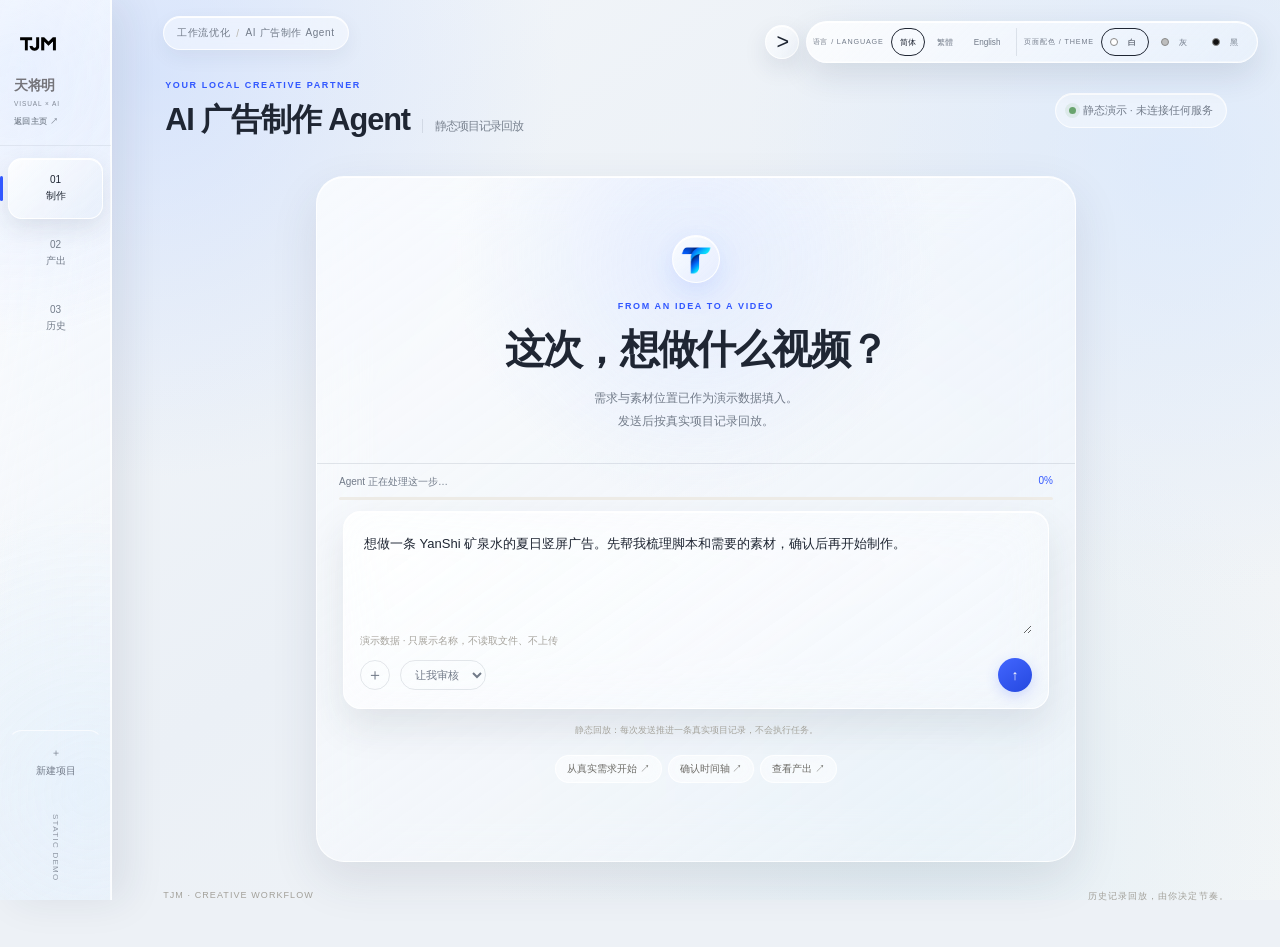
<file: index.html>
<!doctype html>
<html lang="zh-CN" data-tjm-ui="agent">
<head>
  <meta charset="utf-8">
  <meta name="viewport" content="width=device-width,initial-scale=1">
  <meta name="theme-color" content="#f5f4f0">
  <meta name="description" content="T剪辑Agent 静态演示：YanShi 项目记录回放，无后端、不连接任何服务">
  <title>AI 广告制作 Agent · 静态演示</title>
  <link rel="icon" href="assets/tjm-logo.png">
  <link rel="stylesheet" href="styles.css?v=ai-logo-20260914">
  <script src="app.js" defer></script>

  <!-- TJM UI POLISH START -->
  <link rel="stylesheet" href="ui/polish-core.css?v=20260929-independent-2">
  <link rel="stylesheet" href="ui/site-polish.css?v=20260929-independent-2">
  <script defer src="ui/polish-core.js?v=20260929-independent-2"></script>
  <!-- TJM UI POLISH END -->
</head>
<body data-theme="white" data-language="zh-hans">
  <a class="skip" href="#composer">跳转到对话</a>
  <aside class="rail">
    <a class="logo" href="https://tianming332.github.io/JiangmingTian_Portfolio_Final/index.html#all-works" aria-label="返回天将明作品集主页">
      <img src="assets/tjm-logo.png" alt="">
      <span class="logo-copy"><strong>天将明</strong><small>VISUAL × AI</small></span>
      <em>返回主页 ↗</em>
    </a>
    <nav aria-label="工作台导航">
      <button class="rail-item active" data-tab="work" type="button"><b>01</b><span>制作</span></button>
      <button class="rail-item" data-tab="files" type="button"><b>02</b><span>产出</span></button>
      <button id="history-button" class="rail-item" type="button" title="历史制作"><b>03</b><span>历史</span></button>
      <button id="new-chat" class="rail-item new-project" type="button" title="新建项目"><b>＋</b><span>新建项目</span></button>
    </nav>
    <span class="rail-bottom">STATIC DEMO</span>
  </aside>
  <main class="shell">
    <header class="topbar"><a class="mobile-home-logo" href="https://tianming332.github.io/JiangmingTian_Portfolio_Final/index.html#all-works" aria-label="返回天将明作品集主页"><img src="assets/tjm-logo.png" alt=""></a><span>工作流优化 <i>/</i> AI 广告制作 Agent</span></header>
    <div class="workspace-head">
      <div><p class="eyebrow">YOUR LOCAL CREATIVE PARTNER</p><h1>AI 广告制作 Agent<span>静态项目记录回放</span></h1></div>
      <div class="connection"><i></i><span>静态演示 · 未连接任何服务</span></div>
    </div>
    <div id="layout" class="layout welcome">
      <section id="board" class="board" aria-label="制作进度">
        <div class="board-top">
          <div class="project-heading"><span class="eyebrow">VIDEO PROJECT</span><h2 id="project-name">YanShi P04 瓶身贴标</h2></div>
          <span id="status" class="status">尚未开始</span>
        </div>
        <div class="metrics">
          <div><span>流程用时</span><strong id="elapsed">00:00</strong></div>
          <div><span>输出文件</span><strong id="file-count">0</strong></div>
          <div><span>需求消息</span><strong id="turn-count">0</strong></div>
        </div>
        <div id="work-panel">
          <section class="section"><div class="section-label"><h3 id="stage-title">等待需求</h3><span id="stage-step">— / 10</span></div><p id="stage-note" class="stage-note">发送需求后，从脚本开始展示完整制作链路。</p></section>
          <section class="section"><div class="section-label"><h3>输入素材</h3><span>演示数据 · 只展示名称</span></div><p id="input-summary" class="input-summary"></p></section>
          <section class="section"><div class="section-label"><h3>制作计划</h3><span>按历史记录展开</span></div><div id="tasks"><p class="empty">先发送需求，再展开这次制作的计划。</p></div></section>
          <section id="requests" class="requests" aria-label="等待你确认"></section>
          <section id="process-videos" class="section" hidden><div class="section-label"><h3>过程视频 <span id="video-count"></span></h3><span>点击切换镜头</span></div><div id="video-options" class="media-options"></div><video id="preview-video" controls playsinline preload="metadata" aria-label="制作视频预览"></video><p id="video-title" class="media-title"></p></section>
          <section id="compare-section" class="section" hidden><div class="section-label"><h3>版本对比</h3><span>两版并排 · 演示用</span></div><div id="compare-tabs" class="compare-tabs"></div><div class="compare-grid"><figure><video id="compare-a" controls playsinline preload="metadata"></video><figcaption id="compare-a-label"></figcaption></figure><figure><video id="compare-b" controls playsinline preload="metadata"></video><figcaption id="compare-b-label"></figcaption></figure></div></section>
          <section id="process-images" class="section" hidden><div class="section-label"><h3>过程图片 <span id="image-count"></span></h3><span>点击放大查看</span></div><div id="image-gallery" class="image-gallery"></div></section>
          <section class="section"><div class="section-label"><h3>最近进展</h3><span>历史执行记录</span></div><div id="activity"><p class="empty">暂无进展记录。</p></div></section>
        </div>
        <section id="files-panel" hidden>
          <div class="artifact-workspace">
            <nav id="artifact-filters" class="artifact-step-nav" aria-label="产出类型">
              <button class="artifact-step active" data-artifact-filter="all" type="button"><b>01</b><span>全部产出</span></button>
              <button class="artifact-step" data-artifact-filter="image" type="button"><b>02</b><span>图片</span></button>
              <button class="artifact-step" data-artifact-filter="video" type="button"><b>03</b><span>视频 / 音频</span></button>
              <button class="artifact-step" data-artifact-filter="script" type="button"><b>04</b><span>文案 / 脚本</span></button>
            </nav>
            <div class="artifact-stage-panel">
              <header class="artifact-stage-header"><p class="eyebrow">02 / OUTPUT LIBRARY</p><h2>本次产出</h2><p>按类型查看本次制作产生的文件。图片、视频和音频可以直接预览。</p></header>
              <div class="artifact-stage-body"><div class="artifact-count" id="artifact-count"></div><div id="files" class="artifact-grid"></div></div>
            </div>
          </div>
        </section>
        <footer class="board-footer"><details><summary>说明与计时</summary><p>本页是已完成项目的静态记录回放。不连接 Codex、不调用接口、不生成媒体、不读取本机文件。流程用时含等待审核；文件数不是成片数。</p></details></footer>
      </section>
      <section class="conversation" aria-label="制作对话">
        <div class="welcome-title"><div class="agent-mark"><img src="assets/tjm-ai-logo.png" alt="TJM AI"></div><p class="eyebrow">FROM AN IDEA TO A VIDEO</p><h2>这次，想做什么视频？</h2><p>需求与素材位置已作为演示数据填入。<br>发送后按真实项目记录回放。</p></div>
        <header class="chat-head"><span><i class="mini-mark">✳</i> T剪辑Agent</span><span>静态记录</span></header>
        <div id="messages" class="messages" role="log" aria-live="polite"></div>
        <div id="busy" class="busy" hidden><div class="busy-top"><span>Agent 正在处理这一步…</span><span id="busy-pct">0%</span></div><i class="busy-bar"><b id="busy-fill"></b></i></div>
        <form id="composer" class="composer">
          <label class="visually-hidden" for="prompt">制作需求</label>
          <textarea id="prompt" rows="4" maxlength="4000" placeholder="例如：想做一条夏日饮料广告。先帮我梳理剧情和需要的素材，确认后再开始。"></textarea>
          <div class="drop-hint">演示数据 · 只展示名称，不读取文件、不上传</div>
          <div class="composer-tools">
            <details id="attach-menu" class="attach-menu"><summary aria-label="添加演示素材">＋</summary><div><button type="button" id="add-demo-folder">使用演示项目文件夹</button><button type="button" id="show-inputs">查看已应用输入</button></div></details>
            <label class="review-mode"><span class="visually-hidden">创意审核方式</span><select id="review-mode"><option value="manual">让我审核</option><option value="auto">帮我审核</option></select></label>
            <button id="send" class="send" type="submit" aria-label="发送需求">↑</button>
          </div>
        </form>
        <div class="chat-foot"><span>静态回放：每次发送推进一条真实项目记录，不会执行任务。</span></div>
        <div class="starters">
          <button type="button" data-starter="了解工作流程。为这个视频的产品（yanshi 矿泉水）出现的画面贴上 YanShi logo 字样，logo 参考品牌资产图。">从真实需求开始 ↗</button>
          <button type="button" data-starter="请先确认贴标时间轴，再制作静帧样稿。">确认时间轴 ↗</button>
          <button type="button" data-starter="请说明这次静态回放包含哪些产出。">查看产出 ↗</button>
        </div>
      </section>
    </div>
    <footer class="page-footer"><span>TJM · CREATIVE WORKFLOW</span><span>历史记录回放，由你决定节奏。</span></footer>
  </main>
  <dialog id="image-dialog" aria-labelledby="image-title"><header class="dialog-head"><h2 id="image-title">图片预览</h2><button id="close-image" type="button" aria-label="关闭图片预览">×</button></header><img id="preview-image" alt=""><p id="image-location" class="dialog-location"></p></dialog>
  <dialog id="artifact-dialog" class="artifact-dialog" aria-labelledby="artifact-dialog-title"><header class="dialog-head"><div><p id="artifact-dialog-kind" class="eyebrow"></p><h2 id="artifact-dialog-title">产出预览</h2></div><button id="close-artifact" type="button" aria-label="关闭产出预览">×</button></header><div id="artifact-preview" class="artifact-preview"></div><p id="artifact-location" class="dialog-location"></p></dialog>
  <dialog id="history-dialog" aria-labelledby="history-title"><header class="dialog-head"><div><p class="eyebrow">YOUR RECENT WORK</p><h2 id="history-title">历史制作</h2></div><button id="close-history" type="button" aria-label="关闭历史制作">×</button></header><p class="hint">静态记录列表，打开不会执行或重新生成任何任务。</p><div id="history-list"></div></dialog>
</body>
</html>
</file>
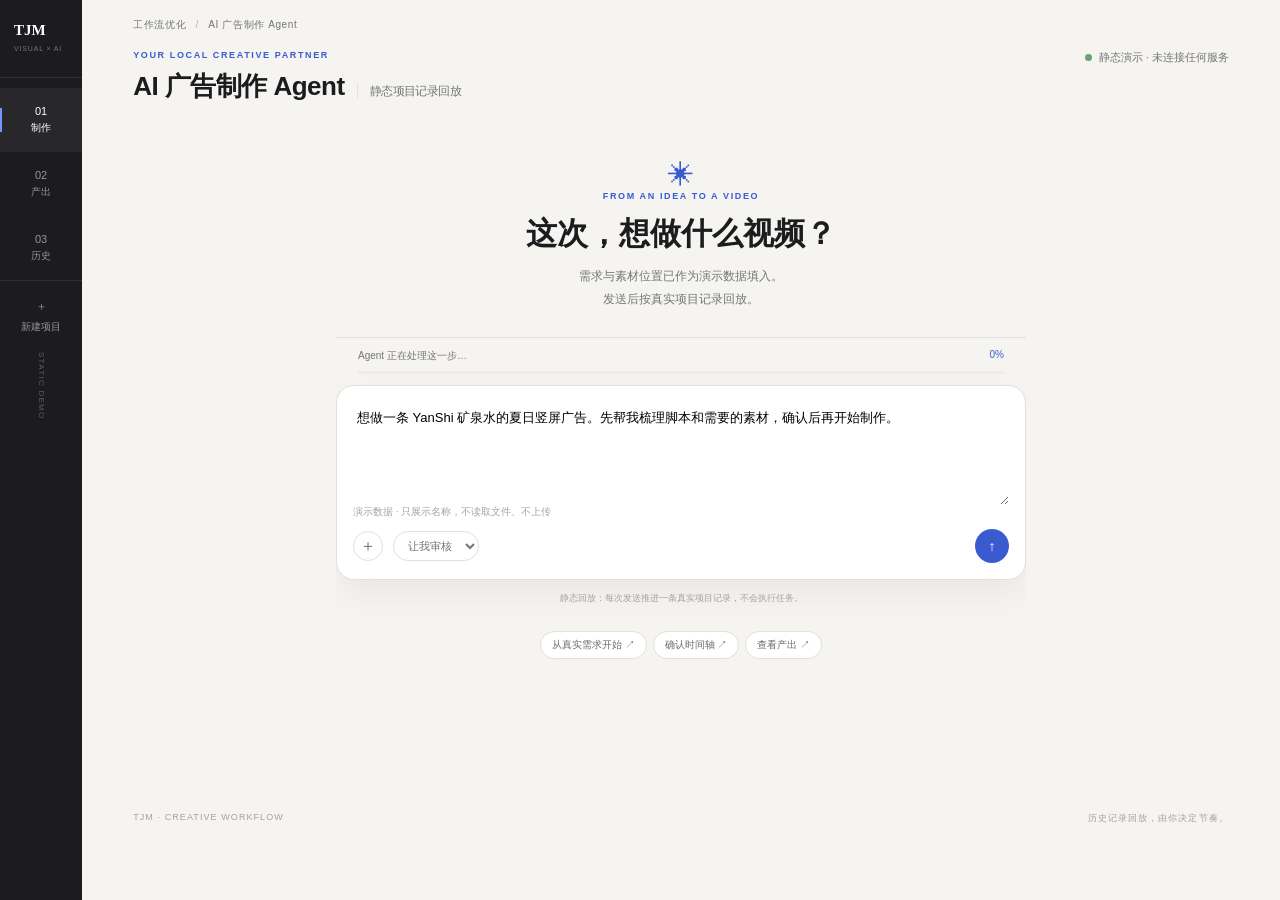
<file: Tian-AI-Video Production Agent/index.html>
<!doctype html>
<html lang="zh-CN">
<head>
  <meta charset="utf-8">
  <meta name="viewport" content="width=device-width,initial-scale=1">
  <meta name="theme-color" content="#f5f4f0">
  <meta name="description" content="T剪辑Agent 静态演示：YanShi 项目记录回放，无后端、不连接任何服务">
  <title>AI 广告制作 Agent · 静态演示</title>
  <link rel="stylesheet" href="styles.css">
  <script src="app.js" defer></script>
</head>
<body>
  <a class="skip" href="#composer">跳转到对话</a>
  <aside class="rail">
    <span class="logo">TJM<span>VISUAL × AI</span></span>
    <nav aria-label="工作台导航">
      <button class="rail-item active" data-tab="work" type="button"><b>01</b><span>制作</span></button>
      <button class="rail-item" data-tab="files" type="button"><b>02</b><span>产出</span></button>
      <button id="history-button" class="rail-item" type="button" title="历史制作"><b>03</b><span>历史</span></button>
      <button id="new-chat" class="rail-item new-project" type="button" title="新建项目"><b>＋</b><span>新建项目</span></button>
    </nav>
    <span class="rail-bottom">STATIC DEMO</span>
  </aside>
  <main class="shell">
    <header class="topbar"><span>工作流优化 <i>/</i> AI 广告制作 Agent</span></header>
    <div class="workspace-head">
      <div><p class="eyebrow">YOUR LOCAL CREATIVE PARTNER</p><h1>AI 广告制作 Agent<span>静态项目记录回放</span></h1></div>
      <div class="connection"><i></i><span>静态演示 · 未连接任何服务</span></div>
    </div>
    <div id="layout" class="layout welcome">
      <section id="board" class="board" aria-label="制作进度">
        <div class="board-top">
          <div class="project-heading"><span class="eyebrow">VIDEO PROJECT</span><h2 id="project-name">YanShi P04 瓶身贴标</h2></div>
          <span id="status" class="status">尚未开始</span>
        </div>
        <div class="metrics">
          <div><span>流程用时</span><strong id="elapsed">00:00</strong></div>
          <div><span>输出文件</span><strong id="file-count">0</strong></div>
          <div><span>需求消息</span><strong id="turn-count">0</strong></div>
        </div>
        <div id="work-panel">
          <section class="section"><div class="section-label"><h3 id="stage-title">等待需求</h3><span id="stage-step">— / 10</span></div><p id="stage-note" class="stage-note">发送需求后，从脚本开始展示完整制作链路。</p></section>
          <section class="section"><div class="section-label"><h3>输入素材</h3><span>演示数据 · 只展示名称</span></div><p id="input-summary" class="input-summary"></p></section>
          <section class="section"><div class="section-label"><h3>制作计划</h3><span>按历史记录展开</span></div><div id="tasks"><p class="empty">先发送需求，再展开这次制作的计划。</p></div></section>
          <section id="requests" class="requests" aria-label="等待你确认"></section>
          <section id="process-videos" class="section" hidden><div class="section-label"><h3>过程视频 <span id="video-count"></span></h3><span>点击切换镜头</span></div><div id="video-options" class="media-options"></div><video id="preview-video" controls playsinline preload="metadata" aria-label="制作视频预览"></video><p id="video-title" class="media-title"></p></section>
          <section id="compare-section" class="section" hidden><div class="section-label"><h3>版本对比</h3><span>两版并排 · 演示用</span></div><div id="compare-tabs" class="compare-tabs"></div><div class="compare-grid"><figure><video id="compare-a" controls playsinline preload="metadata"></video><figcaption id="compare-a-label"></figcaption></figure><figure><video id="compare-b" controls playsinline preload="metadata"></video><figcaption id="compare-b-label"></figcaption></figure></div></section>
          <section id="process-images" class="section" hidden><div class="section-label"><h3>过程图片 <span id="image-count"></span></h3><span>点击放大查看</span></div><div id="image-gallery" class="image-gallery"></div></section>
          <section class="section"><div class="section-label"><h3>最近进展</h3><span>历史执行记录</span></div><div id="activity"><p class="empty">暂无进展记录。</p></div></section>
        </div>
        <section id="files-panel" hidden>
          <div class="artifact-workspace">
            <nav id="artifact-filters" class="artifact-step-nav" aria-label="产出类型">
              <button class="artifact-step active" data-artifact-filter="all" type="button"><b>01</b><span>全部产出</span></button>
              <button class="artifact-step" data-artifact-filter="image" type="button"><b>02</b><span>图片</span></button>
              <button class="artifact-step" data-artifact-filter="video" type="button"><b>03</b><span>视频 / 音频</span></button>
              <button class="artifact-step" data-artifact-filter="script" type="button"><b>04</b><span>文案 / 脚本</span></button>
            </nav>
            <div class="artifact-stage-panel">
              <header class="artifact-stage-header"><p class="eyebrow">02 / OUTPUT LIBRARY</p><h2>本次产出</h2><p>按类型查看本次制作产生的文件。图片、视频和音频可以直接预览。</p></header>
              <div class="artifact-stage-body"><div class="artifact-count" id="artifact-count"></div><div id="files" class="artifact-grid"></div></div>
            </div>
          </div>
        </section>
        <footer class="board-footer"><details><summary>说明与计时</summary><p>本页是已完成项目的静态记录回放。不连接 Codex、不调用接口、不生成媒体、不读取本机文件。流程用时含等待审核；文件数不是成片数。</p></details></footer>
      </section>
      <section class="conversation" aria-label="制作对话">
        <div class="welcome-title"><div class="agent-mark">✳</div><p class="eyebrow">FROM AN IDEA TO A VIDEO</p><h2>这次，想做什么视频？</h2><p>需求与素材位置已作为演示数据填入。<br>发送后按真实项目记录回放。</p></div>
        <header class="chat-head"><span><i class="mini-mark">✳</i> T剪辑Agent</span><span>静态记录</span></header>
        <div id="messages" class="messages" role="log" aria-live="polite"></div>
        <div id="busy" class="busy" hidden><div class="busy-top"><span>Agent 正在处理这一步…</span><span id="busy-pct">0%</span></div><i class="busy-bar"><b id="busy-fill"></b></i></div>
        <form id="composer" class="composer">
          <label class="visually-hidden" for="prompt">制作需求</label>
          <textarea id="prompt" rows="4" maxlength="4000" placeholder="例如：想做一条夏日饮料广告。先帮我梳理剧情和需要的素材，确认后再开始。"></textarea>
          <div class="drop-hint">演示数据 · 只展示名称，不读取文件、不上传</div>
          <div class="composer-tools">
            <details id="attach-menu" class="attach-menu"><summary aria-label="添加演示素材">＋</summary><div><button type="button" id="add-demo-folder">使用演示项目文件夹</button><button type="button" id="show-inputs">查看已应用输入</button></div></details>
            <label class="review-mode"><span class="visually-hidden">创意审核方式</span><select id="review-mode"><option value="manual">让我审核</option><option value="auto">帮我审核</option></select></label>
            <button id="send" class="send" type="submit" aria-label="发送需求">↑</button>
          </div>
        </form>
        <div class="chat-foot"><span>静态回放：每次发送推进一条真实项目记录，不会执行任务。</span></div>
        <div class="starters">
          <button type="button" data-starter="了解工作流程。为这个视频的产品（yanshi 矿泉水）出现的画面贴上 YanShi logo 字样，logo 参考品牌资产图。">从真实需求开始 ↗</button>
          <button type="button" data-starter="请先确认贴标时间轴，再制作静帧样稿。">确认时间轴 ↗</button>
          <button type="button" data-starter="请说明这次静态回放包含哪些产出。">查看产出 ↗</button>
        </div>
      </section>
    </div>
    <footer class="page-footer"><span>TJM · CREATIVE WORKFLOW</span><span>历史记录回放，由你决定节奏。</span></footer>
  </main>
  <dialog id="image-dialog" aria-labelledby="image-title"><header class="dialog-head"><h2 id="image-title">图片预览</h2><button id="close-image" type="button" aria-label="关闭图片预览">×</button></header><img id="preview-image" alt=""><p id="image-location" class="dialog-location"></p></dialog>
  <dialog id="artifact-dialog" class="artifact-dialog" aria-labelledby="artifact-dialog-title"><header class="dialog-head"><div><p id="artifact-dialog-kind" class="eyebrow"></p><h2 id="artifact-dialog-title">产出预览</h2></div><button id="close-artifact" type="button" aria-label="关闭产出预览">×</button></header><div id="artifact-preview" class="artifact-preview"></div><p id="artifact-location" class="dialog-location"></p></dialog>
  <dialog id="history-dialog" aria-labelledby="history-title"><header class="dialog-head"><div><p class="eyebrow">YOUR RECENT WORK</p><h2 id="history-title">历史制作</h2></div><button id="close-history" type="button" aria-label="关闭历史制作">×</button></header><p class="hint">静态记录列表，打开不会执行或重新生成任何任务。</p><div id="history-list"></div></dialog>
</body>
</html>
</file>
<file: styles.css>
:root {
  --ink: #1b1c1e;
  --muted: #75757a;
  --paper: #f5f4f0;
  --surface: #fff;
  --line: #e2e0da;
  --blue: #3a5bd0;
  --blue-soft: #e8edff;
  --dark: #1c1c1f;
  --green: #69a46e;
}
* { box-sizing: border-box; }
html, body { margin: 0; min-width: 320px; color: var(--ink); background: var(--paper); font-family: "SF Pro Display", "PingFang SC", sans-serif; }
button, textarea, input, select { font: inherit; }
button { cursor: pointer; }
h1, h2, h3, p { margin-top: 0; }
.visually-hidden, .skip { position: absolute; width: 1px; height: 1px; overflow: hidden; clip-path: inset(50%); }
.eyebrow { margin: 0 0 9px; color: var(--blue); font-size: 9px; font-weight: 700; letter-spacing: .18em; }
.empty, .hint { color: var(--muted); font-size: 11px; line-height: 1.7; }

.rail { position: fixed; inset: 0 auto 0 0; display: flex; flex-direction: column; width: 82px; color: #9a9a9f; background: var(--dark); }
.logo { display: grid; gap: 5px; padding: 22px 14px; color: #fff; border-bottom: 1px solid #303033; font: 700 15px Georgia, serif; }
.logo span { color: #75747a; font: 400 7px/1.5 "SF Pro Display", sans-serif; letter-spacing: .12em; }
.rail nav { display: grid; padding-top: 10px; }
.rail-item { position: relative; display: grid; gap: 4px; place-items: center; border: 0; padding: 17px 4px; color: #96959b; background: transparent; }
.rail-item b { font-size: 11px; font-weight: 500; }
.rail-item span { font-size: 10px; }
.rail-item:hover { color: #e7e6e2; }
.rail-item.active { color: #fff; background: #28282b; }
.rail-item.active::before { position: absolute; top: 20px; bottom: 20px; left: 0; width: 2px; background: #7892ff; content: ""; }
.rail-item.new-project { height: 72px; margin-top: auto; border-top: 1px solid #303033; }
.rail-bottom { padding: 0 8px 20px; color: #5c5b61; font-size: 8px; letter-spacing: .16em; text-align: center; writing-mode: vertical-rl; place-self: center; }

.shell { margin-left: 82px; padding: 0 4vw 40px; }
.topbar { padding: 18px 0; color: var(--muted); font-size: 10px; letter-spacing: .06em; }
.topbar i { padding: 0 6px; color: #b8b6ae; font-style: normal; }
.workspace-head { display: flex; justify-content: space-between; align-items: flex-start; gap: 24px; padding-bottom: 26px; }
.workspace-head h1 { margin: 0; font: 600 26px "PingFang SC", sans-serif; letter-spacing: -.02em; }
.workspace-head h1 span { margin-left: 12px; padding-left: 12px; border-left: 1px solid var(--line); color: var(--muted); font: 400 12px "PingFang SC", sans-serif; }
.connection { display: flex; align-items: center; gap: 7px; color: var(--muted); font-size: 11px; }
.connection i { width: 7px; height: 7px; border-radius: 50%; background: var(--green); }
.layout { display: grid; grid-template-columns: minmax(0, 1fr) 385px; gap: 22px; align-items: stretch; }
.page-footer { display: flex; justify-content: space-between; gap: 20px; padding-top: 32px; color: #a3a19a; font-size: 9px; letter-spacing: .12em; }

.board { display: flex; flex-direction: column; border: 1px solid var(--line); border-radius: 20px; background: var(--surface); overflow: hidden; }
.board-footer { margin-top: auto; }
.board-top { display: flex; justify-content: space-between; align-items: flex-start; gap: 18px; padding: 26px 28px 18px; }
.project-heading h2 { margin: 0; font: 600 23px "PingFang SC", sans-serif; }
.status { border-radius: 999px; padding: 6px 12px; color: #4d7a52; background: #eef6ef; font-size: 10px; white-space: nowrap; }
.metrics { display: grid; grid-template-columns: repeat(3, 1fr); border-top: 1px solid var(--line); border-bottom: 1px solid var(--line); padding: 16px 28px; }
.metrics div { display: grid; gap: 6px; }
.metrics span { color: var(--muted); font-size: 10px; }
.metrics strong { font: 600 21px Georgia, serif; }
.section { border-bottom: 1px solid var(--line); padding: 22px 28px; }
.section-label { display: flex; justify-content: space-between; align-items: baseline; gap: 12px; margin-bottom: 14px; }
.section-label h3 { margin: 0; font-size: 13px; font-weight: 600; }
.section-label > span { color: var(--muted); font-size: 10px; }
.task { display: grid; grid-template-columns: 10px 26px 1fr auto; gap: 12px; align-items: center; padding: 11px 0; border-top: 1px solid #f0efeb; }
.task:first-child { border-top: 0; }
.task-dot { width: 8px; height: 8px; border-radius: 50%; background: #d6d4cd; }
.task-dot.completed { background: var(--green); }
.task-number { color: #a8a6a0; font: 11px Georgia, serif; }
.task div { display: grid; gap: 3px; }
.task strong { font-size: 12px; font-weight: 600; }
.task span { color: var(--muted); font-size: 10px; }
.task time { color: #b6b4ad; font-size: 10px; }
.requests:empty { display: none; }
.requests { display: grid; gap: 10px; padding: 18px 28px; }
.review-card { border: 1px solid #b9c6ee; border-radius: 14px; padding: 18px; background: var(--blue-soft); }
.review-card h3 { margin: 0 0 6px; font-size: 13px; }
.review-card p { margin: 0 0 8px; color: #4a5573; font-size: 11px; line-height: 1.7; }
.review-mark { color: #5d6a8c; font-size: 10px; }
.activity-row { display: grid; grid-template-columns: 8px 1fr; gap: 11px; align-items: start; padding: 8px 0; color: #5f5e59; font-size: 11px; line-height: 1.7; }
.activity-dot { width: 6px; height: 6px; margin-top: 6px; border-radius: 50%; background: var(--blue); }
.image-gallery { display: grid; grid-template-columns: repeat(4, 1fr); gap: 9px; }
.thumb { display: grid; gap: 6px; border: 1px solid var(--line); border-radius: 11px; padding: 7px; background: #fbfaf7; text-align: left; }
.thumb img { width: 100%; height: 74px; border-radius: 7px; object-fit: cover; }
.thumb span { color: var(--muted); font-size: 9px; overflow-wrap: anywhere; }
.media-options { display: grid; grid-template-columns: repeat(2, 1fr); gap: 8px; }
.media-option { display: flex; align-items: center; gap: 10px; border: 1px solid var(--line); border-radius: 11px; padding: 11px 13px; background: #fbfaf7; text-align: left; }
.media-option b { color: var(--blue); font-size: 12px; }
.media-option span { font-size: 11px; }
.media-option.active { border-color: var(--blue); background: var(--blue-soft); }
#preview-video { display: block; width: 100%; max-height: 320px; margin-top: 12px; border-radius: 12px; background: #111; }
.media-title { margin: 9px 0 0; color: var(--muted); font-size: 10px; }
.compare-tabs { display: flex; flex-wrap: wrap; gap: 6px; margin-bottom: 12px; }
.compare-tab { border: 1px solid var(--line); border-radius: 999px; padding: 6px 11px; color: var(--muted); background: transparent; font-size: 10px; }
.compare-tab.active { color: var(--blue); border-color: var(--blue); background: var(--blue-soft); }
.compare-grid { display: grid; grid-template-columns: repeat(2, 1fr); gap: 10px; }
.compare-grid figure { margin: 0; }
.compare-grid video { display: block; width: 100%; max-height: 260px; border-radius: 10px; background: #111; }
.compare-grid figcaption { margin-top: 7px; color: var(--muted); font-size: 10px; }
.board-footer { padding: 18px 28px 22px; }
.board-footer summary { color: var(--muted); font-size: 10px; cursor: pointer; }
.board-footer p { margin: 10px 0 0; color: var(--muted); font-size: 10px; line-height: 1.8; }

.artifact-workspace { display: grid; grid-template-columns: 150px minmax(0, 1fr); gap: 18px; padding: 24px 28px; }
.artifact-step-nav { display: grid; align-content: start; gap: 4px; }
.artifact-step { display: flex; align-items: center; gap: 10px; border: 0; border-radius: 9px; padding: 12px 10px; color: var(--muted); background: transparent; text-align: left; }
.artifact-step b { display: grid; width: 22px; height: 22px; place-items: center; border: 1px solid var(--line); border-radius: 50%; font: 10px Georgia, serif; }
.artifact-step span { font-size: 11px; }
.artifact-step.active { color: var(--blue); background: var(--blue-soft); }
.artifact-step.active b { color: #fff; border-color: var(--blue); background: var(--blue); }
.artifact-stage-panel { border: 1px solid var(--line); border-radius: 16px; overflow: hidden; }
.artifact-stage-header { border-bottom: 1px solid var(--line); padding: 20px 22px; background: #fbfaf7; }
.artifact-stage-header h2 { margin: 0 0 7px; font: 600 19px "PingFang SC", sans-serif; }
.artifact-stage-header p:not(.eyebrow) { margin: 0; color: var(--muted); font-size: 11px; line-height: 1.7; }
.artifact-stage-body { padding: 18px 22px 22px; }
.artifact-count { margin-bottom: 13px; color: var(--muted); font-size: 10px; }
.artifact-grid { display: grid; grid-template-columns: repeat(3, 1fr); gap: 10px; }
.artifact-card { display: grid; gap: 7px; border: 1px solid var(--line); border-radius: 12px; padding: 10px; color: var(--ink); background: #fbfaf7; text-align: left; }
.artifact-card img { width: 100%; height: 76px; border-radius: 7px; object-fit: cover; }
.artifact-icon { display: grid; height: 76px; place-items: center; border-radius: 7px; color: var(--blue); background: var(--blue-soft); font-size: 22px; }
.artifact-card strong { font-size: 11px; }
.artifact-card small { color: var(--muted); font-size: 9px; overflow-wrap: anywhere; }

.conversation { display: flex; flex-direction: column; height: 100%; min-height: 640px; border: 1px solid var(--line); border-radius: 20px; background: var(--surface); overflow: hidden; }
.welcome-title { display: none; }
.layout.welcome > .board { display: none; }
.layout.welcome { grid-template-columns: minmax(0, 1fr); }
.layout.welcome > .conversation { width: min(690px, 100%); margin: 10px auto 0; border: 0; background: transparent; }
.layout.welcome .chat-head, .layout.welcome .messages { display: none; }
.layout.welcome .welcome-title { display: block; padding: 20px 0 26px; text-align: center; }
.layout.welcome .composer { border: 1px solid var(--line); border-radius: 18px; background: var(--surface); box-shadow: 0 14px 34px #1b1c1e0d; }
.agent-mark { color: var(--blue); font-size: 26px; }
.welcome-title h2 { margin: 12px 0 10px; font: 600 31px "PingFang SC", sans-serif; }
.welcome-title p:not(.eyebrow) { margin: 0; color: var(--muted); font-size: 12px; line-height: 1.9; }
.chat-head { display: flex; justify-content: space-between; align-items: center; gap: 12px; border-bottom: 1px solid var(--line); padding: 18px 22px; font-size: 12px; }
.chat-head span:last-child { color: var(--muted); font-size: 10px; }
.mini-mark { color: var(--blue); font-style: normal; }
.messages { flex: 1 1 0; min-height: 0; overflow: auto; padding: 20px 22px; }
.message { margin-bottom: 16px; }
.message small { display: block; margin-bottom: 5px; color: #9b9a95; font-size: 9px; letter-spacing: .1em; }
.message-body { margin: 0; border-radius: 4px 14px 14px 14px; padding: 12px 14px; background: #f4f3ef; font-size: 12px; line-height: 1.8; white-space: pre-wrap; }
.message.user { display: grid; justify-items: end; }
.message.user .message-body { width: fit-content; max-width: 88%; border-radius: 14px 4px 14px 14px; color: #23324f; background: var(--blue-soft); }

.composer { border-top: 1px solid var(--line); padding: 14px 16px 16px; }
.layout.welcome .composer { border-top: 1px solid var(--line); }
.composer textarea { display: block; width: 100%; resize: vertical; border: 0; outline: 0; padding: 6px 4px; background: transparent; font-size: 13px; line-height: 1.8; }
.input-summary, .stage-note { margin: 0; color: var(--muted); font-size: 11px; line-height: 1.9; overflow-wrap: anywhere; }
.stage-note { color: #5f5e59; }
#stage-title { font-size: 15px; }
#stage-step { color: var(--blue); font-size: 10px; white-space: nowrap; }
.task.current { border-radius: 8px; background: #fbfaf7; }
.task.current strong { color: var(--blue); }
.image-gallery { max-height: 210px; overflow: auto; }
.drop-hint { margin-bottom: 10px; color: #a5a39c; font-size: 10px; }
.composer-tools { display: flex; align-items: center; gap: 10px; }
.attach-menu { position: relative; }
.attach-menu summary { display: grid; width: 30px; height: 30px; place-items: center; border: 1px solid var(--line); border-radius: 50%; color: var(--muted); cursor: pointer; list-style: none; }
.attach-menu summary::-webkit-details-marker { display: none; }
.attach-menu > div { position: absolute; bottom: 38px; left: 0; z-index: 5; display: grid; min-width: 190px; border: 1px solid var(--line); border-radius: 12px; background: var(--surface); padding: 6px; box-shadow: 0 12px 26px #1b1c1e1a; }
.attach-menu button { border: 0; border-radius: 8px; padding: 9px 10px; background: transparent; font-size: 11px; text-align: left; }
.attach-menu button:hover { background: #f4f3ef; }
.review-mode select { border: 1px solid var(--line); border-radius: 999px; padding: 7px 10px; color: var(--muted); background: transparent; font-size: 11px; }
.send { width: 34px; height: 34px; margin-left: auto; border: 0; border-radius: 50%; color: #fff; background: var(--blue); font-size: 14px; }
.chat-foot { border-top: 1px solid var(--line); padding: 11px 16px; color: #a5a39c; font-size: 9px; line-height: 1.7; }
.layout.welcome .chat-foot { border: 0; text-align: center; }
.starters { display: none; gap: 6px; justify-content: center; padding: 14px 0 0; }
.layout.welcome .starters { display: flex; flex-wrap: wrap; }
.starters button { border: 1px solid var(--line); border-radius: 999px; padding: 6px 11px; color: #6d6c67; background: var(--surface); font-size: 10px; }
.starters button:hover { border-color: var(--blue); color: var(--blue); }

.busy { display: flex; flex-direction: column; gap: 8px; border-top: 1px solid var(--line); padding: 11px 22px; color: var(--muted); font-size: 10px; }
.busy-top { display: flex; justify-content: space-between; gap: 12px; }
#busy-pct { color: var(--blue); font-variant-numeric: tabular-nums; }
.busy-bar { display: block; height: 3px; border-radius: 999px; background: #eeece7; overflow: hidden; }
.busy-bar b { display: block; width: 0; height: 100%; border-radius: 999px; background: var(--blue); transition: width .12s linear; }
@media (prefers-reduced-motion: reduce) { .busy-bar b { transition: none; } }

dialog { width: min(520px, 92vw); border: 1px solid var(--line); border-radius: 20px; background: var(--surface); padding: 26px; }
dialog::backdrop { background: #121c2255; backdrop-filter: blur(3px); }
.artifact-dialog { width: min(900px, calc(100vw - 40px)); max-height: 92vh; }
#history-dialog { width: min(760px, calc(100vw - 32px)); }
.dialog-head { display: flex; justify-content: space-between; align-items: flex-start; gap: 16px; margin-bottom: 16px; }
.dialog-head h2 { margin: 0; font: 600 20px "PingFang SC", sans-serif; }
.dialog-head button { border: 0; padding: 0 4px; color: var(--muted); background: transparent; font-size: 22px; }
.dialog-location { margin: 12px 0 0; color: #a5a39c; font-size: 10px; overflow-wrap: anywhere; }
#preview-image, .artifact-preview video { display: block; width: 100%; max-height: 68vh; border-radius: 12px; object-fit: contain; background: #111; }
.artifact-preview audio { width: 100%; }
.preview-copy { color: #5f5e59; font-size: 12px; line-height: 1.9; }
.history-row { display: flex; justify-content: space-between; align-items: center; gap: 14px; border: 1px solid var(--line); border-radius: 12px; margin-top: 8px; padding: 14px 16px; }
.history-row div { display: grid; gap: 4px; }
.history-row strong { font-size: 12px; }
.history-row small { color: var(--muted); font-size: 10px; }
.history-mark { color: var(--blue); font-size: 10px; }

@media (max-width: 1180px) { .layout { grid-template-columns: minmax(0, 1fr) 330px; } .artifact-grid, .image-gallery { grid-template-columns: repeat(2, 1fr); } }
@media (max-width: 940px) { .layout, .layout.welcome { grid-template-columns: minmax(0, 1fr); } .conversation { min-height: 560px; } .artifact-workspace { grid-template-columns: 1fr; } .artifact-step-nav { display: flex; overflow-x: auto; } .artifact-step { min-width: 118px; } }
@media (max-width: 760px) { .rail { inset: auto 0 0 0; flex-direction: row; width: auto; height: 62px; } .logo, .rail-bottom { display: none; } .rail nav { display: flex; flex: 1; padding: 0; } .rail-item { flex: 1; } .rail-item.new-project { height: auto; margin: 0; border-top: 0; border-left: 1px solid #303033; } .rail-item.active::before { top: 0; bottom: auto; left: 0; right: 0; width: auto; height: 2px; } .shell { margin-left: 0; padding: 0 5vw 90px; } .workspace-head { flex-direction: column; gap: 12px; } .metrics { grid-template-columns: 1fr; gap: 12px; } .media-options { grid-template-columns: 1fr; } }

/* Glass interface system — aligned with the main portfolio. */
:root {
  --paper:#edf1f6;
  --surface:rgba(255,255,255,.68);
  --surface-strong:rgba(255,255,255,.82);
  --surface-soft:rgba(241,246,252,.58);
  --line:rgba(54,68,94,.12);
  --ink:#1f2633;
  --muted:#727b89;
  --blue:#3157ff;
  --blue-soft:rgba(221,230,255,.66);
  --glass-border:rgba(255,255,255,.78);
  --glass-shadow:0 18px 48px rgba(43,57,81,.11);
}

html { background:#edf1f6; }
body {
  min-height:100vh;
  background:
    radial-gradient(circle at 12% 8%,rgba(179,204,255,.42),transparent 29%),
    radial-gradient(circle at 92% 18%,rgba(211,229,255,.54),transparent 31%),
    radial-gradient(circle at 72% 92%,rgba(207,230,242,.40),transparent 35%),
    linear-gradient(145deg,#f4f7fa 0%,#ebf0f6 48%,#f4f6f7 100%);
  background-attachment:fixed;
}
::selection { color:#fff; background:#3157ff; }

.rail {
  z-index:2000;
  width:112px;
  overflow:hidden;
  isolation:isolate;
  color:#6f7886;
  border-right:1px solid rgba(255,255,255,.80);
  background:
    radial-gradient(circle at 12% 8%,rgba(199,218,255,.42),transparent 32%),
    radial-gradient(circle at 80% 88%,rgba(215,235,255,.34),transparent 36%),
    linear-gradient(150deg,rgba(255,255,255,.84),rgba(239,244,250,.62));
  -webkit-backdrop-filter:blur(28px) saturate(1.24);
  backdrop-filter:blur(28px) saturate(1.24);
  box-shadow:inset -1px 0 0 rgba(255,255,255,.72),14px 0 42px rgba(37,49,71,.09);
}
.rail::after {
  position:absolute;
  z-index:-1;
  inset:0;
  background:linear-gradient(105deg,rgba(255,255,255,.24),transparent 50%);
  pointer-events:none;
  content:"";
}
.rail > * { position:relative; z-index:1; }
.logo {
  display:grid;
  gap:7px;
  padding:20px 14px 18px;
  color:var(--ink);
  border-bottom:1px solid rgba(49,62,84,.08);
  text-decoration:none;
  transition:background .22s ease,transform .22s cubic-bezier(.2,.8,.2,1);
}
.logo img { width:48px; height:48px; object-fit:contain; }
.logo-copy { display:grid; gap:3px; }
.logo-copy strong { font-size:14px; font-weight:700; letter-spacing:-.03em; }
.logo-copy small { color:#808896; font-size:6.5px; letter-spacing:.14em; }
.logo em { color:#858e9b; font-size:8px; font-style:normal; letter-spacing:.06em; }
.logo:hover,.logo:focus-visible { background:rgba(255,255,255,.30); transform:translateX(3px); outline:none; }

.rail nav { flex:1; grid-template-rows:repeat(3,auto) 1fr; gap:4px; padding:12px 0; }
.rail-item {
  margin:0 8px;
  padding:15px 4px;
  color:#737c8a;
  border:1px solid transparent;
  border-radius:14px;
  transition:color .2s ease,background .22s ease,border-color .22s ease,box-shadow .22s ease,transform .22s cubic-bezier(.2,.8,.2,1);
}
.rail-item b { font-size:10px; }
.rail-item span { font-size:10px; }
.rail-item:hover,.rail-item:focus-visible {
  color:var(--ink);
  border-color:rgba(255,255,255,.82);
  background:linear-gradient(135deg,rgba(255,255,255,.66),rgba(238,245,253,.36));
  box-shadow:inset 0 1px 0 rgba(255,255,255,.88),0 8px 22px rgba(35,46,70,.09);
  transform:translateY(-2px);
  outline:none;
}
.rail-item.active {
  color:var(--ink);
  border-color:rgba(255,255,255,.88);
  background:linear-gradient(135deg,rgba(255,255,255,.82),rgba(226,235,249,.54));
  box-shadow:inset 0 1px 0 rgba(255,255,255,.95),0 9px 24px rgba(35,46,70,.11);
}
.rail-item.active::before { top:17px; bottom:17px; left:-9px; width:3px; border-radius:999px; background:#3157ff; }
.rail-item.new-project { align-self:end; height:auto; margin:8px; border-top:1px solid rgba(255,255,255,.68); }
.rail-bottom { padding-bottom:18px; color:#8d95a2; }

.shell { margin-left:112px; padding:0 clamp(24px,4vw,68px) 44px; }
.topbar { display:flex; align-items:center; min-height:66px; padding:14px 0; }
.topbar > span {
  display:inline-flex;
  align-items:center;
  min-height:34px;
  padding:8px 13px;
  border:1px solid rgba(255,255,255,.78);
  border-radius:999px;
  background:rgba(255,255,255,.43);
  -webkit-backdrop-filter:blur(18px) saturate(1.18);
  backdrop-filter:blur(18px) saturate(1.18);
  box-shadow:inset 0 1px 0 rgba(255,255,255,.88),0 7px 20px rgba(35,46,70,.06);
}
.mobile-home-logo { display:none; }
.workspace-head { align-items:center; padding:14px 2px 30px; }
.workspace-head h1 { font-size:clamp(27px,2.4vw,38px); letter-spacing:-.04em; }
.workspace-head h1 span { color:#7a8390; }
.connection {
  padding:9px 13px;
  border:1px solid rgba(255,255,255,.74);
  border-radius:999px;
  background:rgba(255,255,255,.40);
  -webkit-backdrop-filter:blur(18px) saturate(1.16);
  backdrop-filter:blur(18px) saturate(1.16);
  box-shadow:inset 0 1px 0 rgba(255,255,255,.84);
}
.connection i { box-shadow:0 0 0 4px rgba(105,164,110,.12); }
.layout { gap:26px; }

.board,.conversation,.layout.welcome > .conversation {
  position:relative;
  border:1px solid var(--glass-border);
  background:linear-gradient(145deg,rgba(255,255,255,.70),rgba(241,246,252,.47));
  -webkit-backdrop-filter:blur(24px) saturate(1.22);
  backdrop-filter:blur(24px) saturate(1.22);
  box-shadow:inset 0 1px 0 rgba(255,255,255,.95),var(--glass-shadow);
}
.board,.conversation { border-radius:24px; }
.board::before,.conversation::before {
  position:absolute;
  z-index:0;
  top:0;
  right:22px;
  left:22px;
  height:1px;
  background:linear-gradient(90deg,transparent,rgba(255,255,255,.95),transparent);
  pointer-events:none;
  content:"";
}
.board > *,.conversation > * { position:relative; z-index:1; }
.board-top { padding:27px 28px 20px; }
.status { border:1px solid rgba(105,164,110,.16); background:rgba(238,246,239,.72); box-shadow:inset 0 1px 0 rgba(255,255,255,.78); }
.metrics { border-color:rgba(54,68,94,.10); background:rgba(255,255,255,.22); }
.section { border-color:rgba(54,68,94,.10); transition:background .2s ease; }
.section:hover { background:rgba(255,255,255,.18); }
.task { border-color:rgba(54,68,94,.08); }
.task.current { border:1px solid rgba(255,255,255,.72); background:rgba(255,255,255,.52); box-shadow:0 8px 22px rgba(35,46,70,.06); }

.review-card,.thumb,.media-option,.artifact-stage-panel,.artifact-card,.history-row {
  border-color:rgba(255,255,255,.78);
  background:linear-gradient(135deg,rgba(255,255,255,.64),rgba(239,245,252,.42));
  -webkit-backdrop-filter:blur(16px) saturate(1.15);
  backdrop-filter:blur(16px) saturate(1.15);
  box-shadow:inset 0 1px 0 rgba(255,255,255,.86),0 8px 22px rgba(35,46,70,.06);
}
.artifact-stage-header { border-color:rgba(54,68,94,.10); background:rgba(255,255,255,.28); }
.artifact-step,.compare-tab,.starters button,.attach-menu summary,.review-mode select {
  transition:color .2s ease,background .2s ease,border-color .2s ease,box-shadow .2s ease,transform .2s ease;
}
.artifact-step:hover,.compare-tab:hover,.starters button:hover,.attach-menu summary:hover,.review-mode select:hover {
  border-color:rgba(255,255,255,.90);
  background:rgba(255,255,255,.62);
  box-shadow:0 7px 18px rgba(35,46,70,.08);
  transform:translateY(-1px);
}

.layout.welcome > .conversation {
  width:min(760px,100%);
  min-height:min(680px,calc(100vh - 210px));
  margin:6px auto 0;
  border-radius:28px;
  background:
    radial-gradient(circle at 50% 12%,rgba(213,226,255,.52),transparent 34%),
    linear-gradient(145deg,rgba(255,255,255,.72),rgba(241,246,252,.46));
}
.layout.welcome .welcome-title { padding:58px 28px 30px; }
.agent-mark {
  display:grid;
  width:48px;
  height:48px;
  margin:0 auto 18px;
  padding:6px;
  place-items:center;
  overflow:hidden;
  border:1px solid rgba(255,255,255,.88);
  border-radius:50%;
  background:linear-gradient(135deg,rgba(255,255,255,.78),rgba(228,236,255,.54));
  box-shadow:inset 0 1px 0 #fff,0 10px 26px rgba(49,87,255,.12);
}
.agent-mark img { display:block; width:100%; height:100%; object-fit:contain; }
.welcome-title h2 { font-size:clamp(30px,3.1vw,42px); letter-spacing:-.045em; }
.layout.welcome .composer {
  margin:0 26px;
  border-color:rgba(255,255,255,.88);
  border-radius:22px;
  background:linear-gradient(145deg,rgba(255,255,255,.76),rgba(243,247,252,.54));
  -webkit-backdrop-filter:blur(22px) saturate(1.20);
  backdrop-filter:blur(22px) saturate(1.20);
  box-shadow:inset 0 1px 0 rgba(255,255,255,.98),0 18px 38px rgba(35,46,70,.10);
}
.composer textarea { color:var(--ink); }
.composer textarea::placeholder { color:#9aa2ad; }
.send {
  background:linear-gradient(145deg,#4266ff,#2548df);
  box-shadow:inset 0 1px 0 rgba(255,255,255,.30),0 9px 22px rgba(49,87,255,.24);
  transition:transform .2s ease,box-shadow .2s ease;
}
.send:hover,.send:focus-visible { transform:translateY(-2px); box-shadow:inset 0 1px 0 rgba(255,255,255,.36),0 12px 26px rgba(49,87,255,.30); outline:none; }
.layout.welcome .chat-foot { padding:14px 24px 2px; }
.starters button { border-color:rgba(255,255,255,.78); background:rgba(255,255,255,.44); -webkit-backdrop-filter:blur(12px); backdrop-filter:blur(12px); }
.page-footer { padding-top:34px; }

dialog {
  border-color:rgba(255,255,255,.82);
  background:rgba(247,250,253,.84);
  -webkit-backdrop-filter:blur(26px) saturate(1.20);
  backdrop-filter:blur(26px) saturate(1.20);
  box-shadow:0 24px 70px rgba(25,35,52,.20);
}
dialog::backdrop { background:rgba(18,28,34,.34); backdrop-filter:blur(7px); }

@supports not ((-webkit-backdrop-filter:blur(1px)) or (backdrop-filter:blur(1px))) {
  .rail,.board,.conversation,.layout.welcome > .conversation,.layout.welcome .composer,dialog { background:#f7f9fb; }
}

@media (max-width:1180px) {
  .layout { gap:18px; }
}

@media (max-width:760px) {
  .rail {
    inset:auto 12px 12px 12px;
    width:auto;
    height:68px;
    border:1px solid rgba(255,255,255,.82);
    border-radius:22px;
    background:linear-gradient(135deg,rgba(255,255,255,.80),rgba(232,239,248,.66));
    box-shadow:inset 0 1px 0 rgba(255,255,255,.96),0 14px 38px rgba(35,46,70,.16);
  }
  .rail .logo,.rail-bottom { display:none; }
  .rail nav { display:grid; grid-template-columns:repeat(4,1fr); gap:4px; width:100%; padding:6px; }
  .rail-item { margin:0; padding:7px 4px; border-radius:16px; }
  .rail-item.new-project { align-self:stretch; margin:0; border-top:1px solid transparent; border-left:1px solid rgba(54,68,94,.08); }
  .rail-item.active::before { display:none; }
  .shell { margin-left:0; padding:0 4vw 104px; }
  .topbar { gap:10px; min-height:68px; padding:12px 0; }
  .mobile-home-logo {
    display:grid;
    flex:0 0 44px;
    width:44px;
    height:44px;
    padding:6px;
    place-items:center;
    border:1px solid rgba(255,255,255,.84);
    border-radius:14px;
    background:rgba(255,255,255,.58);
    -webkit-backdrop-filter:blur(18px) saturate(1.18);
    backdrop-filter:blur(18px) saturate(1.18);
    box-shadow:inset 0 1px 0 rgba(255,255,255,.96),0 8px 22px rgba(35,46,70,.09);
  }
  .mobile-home-logo img { display:block; width:100%; height:100%; object-fit:contain; }
  .topbar > span { min-height:40px; padding:8px 12px; }
  .workspace-head { padding:12px 2px 24px; }
  .workspace-head h1 span { display:block; margin:8px 0 0; padding:0; border:0; }
  .layout.welcome > .conversation { min-height:calc(100vh - 245px); }
  .layout.welcome .welcome-title { padding:38px 20px 24px; }
  .layout.welcome .composer { margin:0 14px; }
  .layout.welcome .starters { padding-right:14px; padding-left:14px; }
  .metrics { background:rgba(255,255,255,.18); }
}

@media (max-width:520px) {
  .shell { padding-right:14px; padding-left:14px; }
  .topbar > span { font-size:9px; letter-spacing:.03em; }
  .workspace-head h1 { font-size:28px; }
  .workspace-head h1 span { font-size:11px; }
  .connection { font-size:10px; }
  .layout.welcome > .conversation { border-radius:23px; }
  .welcome-title h2 { font-size:30px; }
  .layout.welcome .composer { margin:0 10px; }
  .rail { right:8px; bottom:8px; left:8px; }
}

/* Portfolio settings dock — copied from the home page and adapted to this shell. */
.settings-dock {
  position:fixed;
  z-index:2600;
  top:21px;
  right:22px;
  display:flex;
  align-items:center;
  gap:0;
  color:var(--muted);
}
.settings-content {
  display:flex;
  align-items:center;
  gap:7px;
  box-sizing:border-box;
  max-width:760px;
  overflow:hidden;
  padding:6px;
  border:1px solid rgba(255,255,255,.82);
  border-radius:999px;
  background:linear-gradient(135deg,rgba(255,255,255,.78),rgba(239,245,252,.52));
  -webkit-backdrop-filter:blur(24px) saturate(1.28);
  backdrop-filter:blur(24px) saturate(1.28);
  box-shadow:
    inset 0 1px 0 rgba(255,255,255,.96),
    inset 0 -1px 0 rgba(255,255,255,.34),
    0 12px 32px rgba(35,46,70,.12);
  transition:max-width .34s cubic-bezier(.2,.8,.2,1),padding .28s ease,opacity .2s ease,border-color .2s ease,transform .34s cubic-bezier(.2,.8,.2,1);
}
.settings-toggle {
  display:grid;
  flex:0 0 34px;
  width:34px;
  height:34px;
  margin-right:7px;
  padding:0;
  place-items:center;
  color:var(--ink);
  border:1px solid rgba(255,255,255,.82);
  border-radius:999px;
  background:linear-gradient(135deg,rgba(255,255,255,.78),rgba(239,245,252,.50));
  -webkit-backdrop-filter:blur(20px) saturate(1.24);
  backdrop-filter:blur(20px) saturate(1.24);
  box-shadow:inset 0 1px 0 rgba(255,255,255,.95),0 9px 24px rgba(35,46,70,.11);
  font:400 1.35rem/1 Arial,sans-serif;
  letter-spacing:-.12em;
  transition:transform .22s ease,opacity .22s ease,box-shadow .22s ease;
}
.settings-toggle:hover,.settings-toggle:focus-visible { transform:translateX(-2px); opacity:.72; outline:none; }
.settings-dock.settings-collapsed .settings-content {
  max-width:0;
  padding-right:0;
  padding-left:0;
  border-color:transparent;
  opacity:0;
  pointer-events:none;
  transform:translateX(10px);
}
.language-control,.theme-control { display:flex; align-items:center; gap:7px; }
.theme-control { padding-left:7px; border-left:1px solid var(--line); }
.settings-label { font-size:.45rem; letter-spacing:.12em; white-space:nowrap; }
.language-options,.theme-options { display:flex; gap:3px; }
.language-options button,.theme-options button {
  min-height:28px;
  padding:5px 8px;
  color:var(--muted);
  border:1px solid transparent;
  border-radius:999px;
  background:transparent;
  font-size:.51rem;
  white-space:nowrap;
  transition:color .18s ease,border-color .18s ease,background .18s ease;
}
.language-options button:hover,.language-options button.active,.language-options button:focus-visible,
.theme-options button:hover,.theme-options button.active,.theme-options button:focus-visible {
  color:var(--ink);
  border-color:var(--ink);
  outline:none;
}
.theme-options button { display:grid; grid-template-columns:9px 1fr; align-items:center; gap:4px; min-width:48px; }
.theme-options button i { width:8px; height:8px; border:1px solid #888; border-radius:50%; }
.theme-options [data-theme-choice="white"] i { background:#fff; }
.theme-options [data-theme-choice="gray"] i { background:#bdbdbd; }
.theme-options [data-theme-choice="black"] i { background:#111; }

body[data-theme="gray"] {
  --paper:#d2d5d8;
  --surface:rgba(220,223,226,.74);
  --surface-strong:rgba(230,233,236,.84);
  --surface-soft:rgba(207,213,220,.66);
  --line:rgba(39,48,63,.16);
  --ink:#171b22;
  --muted:#606874;
  --blue-soft:rgba(198,211,247,.62);
  --glass-border:rgba(255,255,255,.43);
  background:
    radial-gradient(circle at 12% 8%,rgba(103,132,193,.22),transparent 30%),
    radial-gradient(circle at 88% 18%,rgba(166,192,215,.28),transparent 34%),
    linear-gradient(145deg,#d9dde1,#cdd2d7 54%,#d8dadb);
}
body[data-theme="gray"] .rail {
  border-right-color:rgba(255,255,255,.40);
  background:
    radial-gradient(circle at 12% 8%,rgba(85,112,180,.17),transparent 32%),
    radial-gradient(circle at 80% 88%,rgba(78,132,168,.13),transparent 36%),
    rgba(200,204,208,.80);
}
body[data-theme="gray"] .board,
body[data-theme="gray"] .conversation,
body[data-theme="gray"] .layout.welcome > .conversation,
body[data-theme="gray"] .layout.welcome .composer,
body[data-theme="gray"] dialog {
  background:linear-gradient(145deg,rgba(232,235,238,.72),rgba(202,208,215,.50));
}
body[data-theme="gray"] .settings-content,
body[data-theme="gray"] .settings-toggle {
  border-color:rgba(255,255,255,.43);
  background:rgba(211,216,221,.76);
}

body[data-theme="black"] {
  color-scheme:dark;
  --paper:#101319;
  --surface:rgba(19,23,30,.76);
  --surface-strong:rgba(27,32,40,.88);
  --surface-soft:rgba(29,35,45,.70);
  --line:rgba(255,255,255,.12);
  --ink:#f0f2f5;
  --muted:#a7afba;
  --blue:#7892ff;
  --blue-soft:rgba(76,103,184,.24);
  --glass-border:rgba(255,255,255,.14);
  --glass-shadow:0 20px 54px rgba(0,0,0,.28);
  background:
    radial-gradient(circle at 10% 6%,rgba(68,92,158,.25),transparent 30%),
    radial-gradient(circle at 90% 18%,rgba(48,91,128,.19),transparent 34%),
    linear-gradient(145deg,#12161d,#0d1015 58%,#15181c);
}
body[data-theme="black"] .rail {
  color:#aeb5bf;
  border-right-color:rgba(255,255,255,.13);
  background:
    radial-gradient(circle at 12% 8%,rgba(77,108,184,.20),transparent 32%),
    radial-gradient(circle at 80% 88%,rgba(64,121,160,.14),transparent 36%),
    rgba(14,17,23,.82);
  box-shadow:inset -1px 0 0 rgba(255,255,255,.07),14px 0 42px rgba(0,0,0,.24);
}
body[data-theme="black"] .logo img,
body[data-theme="black"] .mobile-home-logo img { filter:invert(1); }
body[data-theme="black"] .logo,
body[data-theme="black"] .rail-item,
body[data-theme="black"] .rail-item.active { color:var(--ink); }
body[data-theme="black"] .rail-item.active,
body[data-theme="black"] .rail-item:hover,
body[data-theme="black"] .rail-item:focus-visible {
  border-color:rgba(255,255,255,.15);
  background:linear-gradient(135deg,rgba(255,255,255,.13),rgba(87,116,185,.08));
  box-shadow:inset 0 1px 0 rgba(255,255,255,.14),0 9px 24px rgba(0,0,0,.22);
}
body[data-theme="black"] .topbar > span,
body[data-theme="black"] .connection,
body[data-theme="black"] .mobile-home-logo,
body[data-theme="black"] .board,
body[data-theme="black"] .conversation,
body[data-theme="black"] .layout.welcome > .conversation,
body[data-theme="black"] .layout.welcome .composer,
body[data-theme="black"] dialog {
  border-color:rgba(255,255,255,.14);
  background:linear-gradient(145deg,rgba(28,33,42,.78),rgba(15,19,25,.60));
  box-shadow:inset 0 1px 0 rgba(255,255,255,.08),0 20px 54px rgba(0,0,0,.26);
}
body[data-theme="black"] .settings-content,
body[data-theme="black"] .settings-toggle {
  color:var(--ink);
  border-color:rgba(255,255,255,.15);
  background:rgba(20,24,31,.78);
  box-shadow:inset 0 1px 0 rgba(255,255,255,.11),0 12px 32px rgba(0,0,0,.26);
}
body[data-theme="black"] .metrics,
body[data-theme="black"] .section:hover,
body[data-theme="black"] .artifact-stage-header { background:rgba(255,255,255,.025); }
body[data-theme="black"] .review-card,
body[data-theme="black"] .thumb,
body[data-theme="black"] .media-option,
body[data-theme="black"] .artifact-stage-panel,
body[data-theme="black"] .artifact-card,
body[data-theme="black"] .history-row,
body[data-theme="black"] .task.current,
body[data-theme="black"] .starters button,
body[data-theme="black"] .attach-menu > div {
  color:var(--ink);
  border-color:rgba(255,255,255,.12);
  background:rgba(255,255,255,.055);
  box-shadow:inset 0 1px 0 rgba(255,255,255,.08),0 9px 24px rgba(0,0,0,.18);
}
body[data-theme="black"] .message-body { background:rgba(255,255,255,.07); }
body[data-theme="black"] .message.user .message-body { color:#eef2ff; background:rgba(72,98,179,.32); }
body[data-theme="black"] .status { color:#b9d8bd; border-color:rgba(125,184,131,.22); background:rgba(72,111,76,.22); }

@media(max-width:991px) {
  .settings-label { display:none; }
}

@media(max-width:760px) {
  .settings-dock { top:72px; right:14px; }
  .settings-content { max-width:calc(100vw - 66px); }
  .workspace-head { padding-top:60px; }
  body[data-theme="gray"] .rail { background:rgba(207,212,217,.84); }
  body[data-theme="black"] .rail { background:rgba(17,21,27,.88); }
}

/* Compact horizontal production plan — keep the media previews as the visual focus. */
#tasks {
  display:grid;
  grid-template-columns:repeat(5,minmax(0,1fr));
  gap:8px;
}
#tasks .task {
  display:grid;
  grid-template-columns:auto 1fr;
  grid-template-rows:auto 1fr auto;
  min-width:0;
  min-height:82px;
  gap:5px 7px;
  align-items:start;
  margin:0;
  padding:10px 10px 9px;
  border:1px solid rgba(255,255,255,.70);
  border-radius:13px;
  background:linear-gradient(145deg,rgba(255,255,255,.48),rgba(239,245,252,.28));
  box-shadow:inset 0 1px 0 rgba(255,255,255,.76),0 6px 15px rgba(35,46,70,.045);
  transition:transform .2s ease,background .2s ease,border-color .2s ease,box-shadow .2s ease;
}
#tasks .task:first-child { border-top:1px solid rgba(255,255,255,.70); }
#tasks .task:hover { transform:translateY(-1px); border-color:rgba(255,255,255,.94); background:rgba(255,255,255,.62); box-shadow:inset 0 1px 0 rgba(255,255,255,.90),0 9px 20px rgba(35,46,70,.08); }
#tasks .task.current { border-color:rgba(49,87,255,.34); background:linear-gradient(145deg,rgba(226,233,255,.72),rgba(255,255,255,.42)); box-shadow:inset 0 1px 0 rgba(255,255,255,.92),0 8px 20px rgba(49,87,255,.10); }
#tasks .task-dot { grid-column:1; grid-row:1; margin-top:4px; }
#tasks .task-number { grid-column:2; grid-row:1; align-self:start; font-size:10px; }
#tasks .task > div { grid-column:1 / -1; grid-row:2; min-width:0; gap:3px; }
#tasks .task strong { display:block; font-size:11px; line-height:1.35; overflow-wrap:anywhere; }
#tasks .task span { font-size:9px; line-height:1.35; }
#tasks .task > time { grid-column:1 / -1; grid-row:3; color:#a3a9b1; font-size:9px; white-space:nowrap; }
body[data-theme="gray"] #tasks .task { border-color:rgba(255,255,255,.42); background:rgba(235,238,241,.46); }
body[data-theme="gray"] #tasks .task:hover { background:rgba(245,247,249,.64); }
body[data-theme="black"] #tasks .task { border-color:rgba(255,255,255,.12); background:rgba(255,255,255,.045); box-shadow:inset 0 1px 0 rgba(255,255,255,.07),0 7px 18px rgba(0,0,0,.14); }
body[data-theme="black"] #tasks .task:hover { border-color:rgba(255,255,255,.24); background:rgba(255,255,255,.09); }
body[data-theme="black"] #tasks .task.current { border-color:rgba(120,146,255,.46); background:rgba(76,103,184,.24); }

@media (max-width:1180px) {
  #tasks { grid-template-columns:repeat(4,minmax(0,1fr)); }
}
@media (max-width:760px) {
  #tasks {
    display:flex;
    gap:8px;
    margin-right:-8px;
    padding:1px 8px 6px 1px;
    overflow-x:auto;
    overscroll-behavior-inline:contain;
    scrollbar-width:thin;
  }
  #tasks .task {
    flex:0 0 142px;
    min-height:88px;
  }
}

/* Media-first image treatment: preserve every frame instead of cropping it. */
.image-gallery {
  grid-template-columns:repeat(auto-fill,minmax(135px,1fr));
  max-height:none;
  overflow:visible;
  align-items:start;
}
.thumb {
  align-content:start;
  height:100%;
}
.thumb img {
  height:auto;
  aspect-ratio:9 / 16;
  object-fit:contain;
  background:linear-gradient(145deg,rgba(225,232,241,.62),rgba(247,249,252,.78));
}
.artifact-grid {
  grid-template-columns:repeat(auto-fill,minmax(145px,1fr));
  align-items:start;
}
.artifact-card { align-content:start; }
.artifact-card img {
  height:220px;
  object-fit:contain;
  background:linear-gradient(145deg,rgba(225,232,241,.62),rgba(247,249,252,.78));
}
body[data-theme="gray"] .thumb img,
body[data-theme="gray"] .artifact-card img { background:rgba(197,203,210,.58); }
body[data-theme="black"] .thumb img,
body[data-theme="black"] .artifact-card img { background:rgba(4,7,11,.56); }

@media (max-width:760px) {
  .image-gallery {
    grid-template-columns:none;
    grid-auto-flow:column;
    grid-auto-columns:148px;
    gap:9px;
    padding:1px 8px 8px 1px;
    overflow-x:auto;
    overflow-y:hidden;
    overscroll-behavior-inline:contain;
    scroll-snap-type:x proximity;
    scrollbar-width:thin;
  }
  .thumb { scroll-snap-align:start; }
  .artifact-grid { grid-template-columns:repeat(2,minmax(0,1fr)); }
  .artifact-card img { height:auto; aspect-ratio:9 / 16; }
}

@media(max-width:520px) {
  .settings-dock { top:70px; right:10px; }
  .settings-toggle { margin-right:5px; }
  .settings-content { gap:4px; padding:5px; }
  .language-control,.theme-control { gap:3px; }
  .theme-control { padding-left:4px; }
  .language-options button,.theme-options button { min-height:26px; padding:4px 6px; font-size:.48rem; }
  .theme-options button { grid-template-columns:8px 1fr; gap:3px; min-width:38px; }
  .theme-options button i { width:7px; height:7px; }
}
</file>
<file: ui/polish-core.css>
/* TJM independent-site chrome enhancement. No layout reset or media transforms. */
html[data-tjm-ui] {
  --tjm-ui-ease:cubic-bezier(.16,1,.3,1);
  --tjm-ui-spring:cubic-bezier(.22,1.12,.36,1);
}
html[data-tjm-ui] body { --tjm-ui-accent:var(--accent,#3157ff); }
html[data-tjm-ui] .tjm-ui-action {
  -webkit-tap-highlight-color:transparent;
}
html[data-tjm-ui] .tjm-ui-action:focus-visible,
html[data-tjm-ui] :is(input,textarea,select):focus-visible {
  outline:2px solid var(--tjm-ui-accent);outline-offset:3px;
}
html[data-tjm-ui] .tjm-ui-action:active:not(:disabled):not([aria-disabled="true"]) { scale:.975; }
html[data-tjm-ui] button:disabled { cursor:not-allowed; }
html[data-tjm-ui] :is(input,textarea,select) { transition:border-color .2s,box-shadow .2s; }
html[data-tjm-ui] :is(input,textarea,select):focus-visible { box-shadow:0 0 0 4px color-mix(in srgb,var(--tjm-ui-accent) 10%,transparent); }
html[data-tjm-ui] .tjm-ui-surface { transition:border-color .25s,box-shadow .4s var(--tjm-ui-ease); }
@media(hover:hover) and (pointer:fine) {
  html[data-tjm-ui] .tjm-ui-surface:is(:hover,:focus-within) { border-color:color-mix(in srgb,var(--tjm-ui-accent) 28%,transparent); }
}
html[data-tjm-ui] dialog::backdrop { backdrop-filter:blur(8px);-webkit-backdrop-filter:blur(8px); }
html[data-tjm-ui] dialog[open] { animation:tjm-ui-dialog .3s var(--tjm-ui-ease); }
html[data-tjm-ui] .tjm-ui-dialog-open { animation:tjm-ui-fade .25s var(--tjm-ui-ease); }
@keyframes tjm-ui-dialog { from { opacity:0;translate:0 8px; } to { opacity:1;translate:0; } }
@keyframes tjm-ui-fade { from { opacity:0; } to { opacity:1; } }
html[data-tjm-ui] .tjm-ui-dialog { overscroll-behavior:contain; }
html[data-tjm-ui] .tjm-ui-counter { font-variant-numeric:tabular-nums; }
@media(prefers-reduced-motion:reduce) {
  html[data-tjm-ui] *,html[data-tjm-ui] *::before,html[data-tjm-ui] *::after {
    animation-duration:.01ms!important;animation-iteration-count:1!important;
    transition-duration:.01ms!important;scroll-behavior:auto!important;
  }
  html[data-tjm-ui] .tjm-ui-action { scale:1!important; }
}
</file>
<file: ui/site-polish.css>
/* Static Agent demo: quieter surfaces and a more legible task hierarchy. */
html[data-tjm-ui="agent"] body { --tjm-ui-accent:#3157ff; }
html[data-tjm-ui="agent"] .workspace-head h1 { letter-spacing:-.035em;line-height:1.35; }
html[data-tjm-ui="agent"] :is(.conversation,.board,.artifact-stage-panel) { box-shadow:0 12px 36px rgba(27,42,68,.06),inset 0 1px 0 rgba(255,255,255,.5); }
html[data-tjm-ui="agent"] #composer { border-radius:18px;transition:box-shadow .3s,border-color .3s; }
html[data-tjm-ui="agent"] #composer:focus-within { border-color:rgba(49,87,255,.35);box-shadow:0 0 0 4px rgba(49,87,255,.065),0 10px 24px rgba(27,42,68,.05); }
html[data-tjm-ui="agent"] #prompt { font-size:13px;line-height:1.85; }
html[data-tjm-ui="agent"] .send { box-shadow:0 4px 14px rgba(49,87,255,.2); }
html[data-tjm-ui="agent"] .artifact-step { border-radius:10px; }
html[data-tjm-ui="agent"] .artifact-step.active { box-shadow:inset 0 -2px 0 var(--blue); }
html[data-tjm-ui="agent"] .review-card { border-radius:16px;box-shadow:0 7px 22px rgba(49,87,255,.06); }
html[data-tjm-ui="agent"] .review-card p { line-height:1.85; }
html[data-tjm-ui="agent"] :is(.artifact-card,.thumb) { transition:translate .35s var(--tjm-ui-ease),box-shadow .3s; }
html[data-tjm-ui="agent"] :is(.artifact-card,.thumb):hover { translate:0 -2px;box-shadow:0 10px 26px rgba(27,42,68,.09); }
html[data-tjm-ui="agent"] .metrics strong { font-variant-numeric:tabular-nums; }
html[data-tjm-ui="agent"] .task.current { box-shadow:inset 3px 0 0 var(--blue),0 5px 15px rgba(49,87,255,.07)!important; }
html[data-tjm-ui="agent"] dialog { border-radius:22px;border-color:var(--line);box-shadow:0 30px 90px rgba(0,0,0,.22); }
html[data-tjm-ui="agent"] .dialog-head { border-bottom:1px solid var(--line);padding-bottom:16px; }
html[data-tjm-ui="agent"] .dialog-head button { width:36px;height:36px;border-radius:50%;background:color-mix(in srgb,var(--ink) 5%,transparent); }
html[data-tjm-ui="agent"] .skip:focus { position:fixed;top:12px;left:94px;z-index:4000;width:auto;height:auto;clip-path:none;padding:12px 18px;border-radius:12px;background:var(--ink);color:var(--surface); }
html[data-tjm-ui="agent"] body[data-theme="black"] { --tjm-ui-accent:#aebfff; }
html[data-tjm-ui="agent"] body[data-theme="black"] :is(.conversation,.board,.artifact-stage-panel) { box-shadow:0 12px 38px rgba(0,0,0,.18),inset 0 1px 0 rgba(255,255,255,.07); }
@media(max-width:760px){html[data-tjm-ui="agent"] .workspace-head h1{font-size:23px}html[data-tjm-ui="agent"] #prompt{font-size:14px}html[data-tjm-ui="agent"] .artifact-step{min-height:42px}html[data-tjm-ui="agent"] dialog{max-width:calc(100vw - 24px)}}
</file>
<file: Tian-AI-Video Production Agent/styles.css>
:root {
  --ink: #1b1c1e;
  --muted: #75757a;
  --paper: #f5f4f0;
  --surface: #fff;
  --line: #e2e0da;
  --blue: #3a5bd0;
  --blue-soft: #e8edff;
  --dark: #1c1c1f;
  --green: #69a46e;
}
* { box-sizing: border-box; }
html, body { margin: 0; min-width: 320px; color: var(--ink); background: var(--paper); font-family: "SF Pro Display", "PingFang SC", sans-serif; }
button, textarea, input, select { font: inherit; }
button { cursor: pointer; }
h1, h2, h3, p { margin-top: 0; }
.visually-hidden, .skip { position: absolute; width: 1px; height: 1px; overflow: hidden; clip-path: inset(50%); }
.eyebrow { margin: 0 0 9px; color: var(--blue); font-size: 9px; font-weight: 700; letter-spacing: .18em; }
.empty, .hint { color: var(--muted); font-size: 11px; line-height: 1.7; }

.rail { position: fixed; inset: 0 auto 0 0; display: flex; flex-direction: column; width: 82px; color: #9a9a9f; background: var(--dark); }
.logo { display: grid; gap: 5px; padding: 22px 14px; color: #fff; border-bottom: 1px solid #303033; font: 700 15px Georgia, serif; }
.logo span { color: #75747a; font: 400 7px/1.5 "SF Pro Display", sans-serif; letter-spacing: .12em; }
.rail nav { display: grid; padding-top: 10px; }
.rail-item { position: relative; display: grid; gap: 4px; place-items: center; border: 0; padding: 17px 4px; color: #96959b; background: transparent; }
.rail-item b { font-size: 11px; font-weight: 500; }
.rail-item span { font-size: 10px; }
.rail-item:hover { color: #e7e6e2; }
.rail-item.active { color: #fff; background: #28282b; }
.rail-item.active::before { position: absolute; top: 20px; bottom: 20px; left: 0; width: 2px; background: #7892ff; content: ""; }
.rail-item.new-project { height: 72px; margin-top: auto; border-top: 1px solid #303033; }
.rail-bottom { padding: 0 8px 20px; color: #5c5b61; font-size: 8px; letter-spacing: .16em; text-align: center; writing-mode: vertical-rl; place-self: center; }

.shell { margin-left: 82px; padding: 0 4vw 40px; }
.topbar { padding: 18px 0; color: var(--muted); font-size: 10px; letter-spacing: .06em; }
.topbar i { padding: 0 6px; color: #b8b6ae; font-style: normal; }
.workspace-head { display: flex; justify-content: space-between; align-items: flex-start; gap: 24px; padding-bottom: 26px; }
.workspace-head h1 { margin: 0; font: 600 26px "PingFang SC", sans-serif; letter-spacing: -.02em; }
.workspace-head h1 span { margin-left: 12px; padding-left: 12px; border-left: 1px solid var(--line); color: var(--muted); font: 400 12px "PingFang SC", sans-serif; }
.connection { display: flex; align-items: center; gap: 7px; color: var(--muted); font-size: 11px; }
.connection i { width: 7px; height: 7px; border-radius: 50%; background: var(--green); }
.layout { display: grid; grid-template-columns: minmax(0, 1fr) 385px; gap: 22px; align-items: stretch; }
.page-footer { display: flex; justify-content: space-between; gap: 20px; padding-top: 32px; color: #a3a19a; font-size: 9px; letter-spacing: .12em; }

.board { display: flex; flex-direction: column; border: 1px solid var(--line); border-radius: 20px; background: var(--surface); overflow: hidden; }
.board-footer { margin-top: auto; }
.board-top { display: flex; justify-content: space-between; align-items: flex-start; gap: 18px; padding: 26px 28px 18px; }
.project-heading h2 { margin: 0; font: 600 23px "PingFang SC", sans-serif; }
.status { border-radius: 999px; padding: 6px 12px; color: #4d7a52; background: #eef6ef; font-size: 10px; white-space: nowrap; }
.metrics { display: grid; grid-template-columns: repeat(3, 1fr); border-top: 1px solid var(--line); border-bottom: 1px solid var(--line); padding: 16px 28px; }
.metrics div { display: grid; gap: 6px; }
.metrics span { color: var(--muted); font-size: 10px; }
.metrics strong { font: 600 21px Georgia, serif; }
.section { border-bottom: 1px solid var(--line); padding: 22px 28px; }
.section-label { display: flex; justify-content: space-between; align-items: baseline; gap: 12px; margin-bottom: 14px; }
.section-label h3 { margin: 0; font-size: 13px; font-weight: 600; }
.section-label > span { color: var(--muted); font-size: 10px; }
.task { display: grid; grid-template-columns: 10px 26px 1fr auto; gap: 12px; align-items: center; padding: 11px 0; border-top: 1px solid #f0efeb; }
.task:first-child { border-top: 0; }
.task-dot { width: 8px; height: 8px; border-radius: 50%; background: #d6d4cd; }
.task-dot.completed { background: var(--green); }
.task-number { color: #a8a6a0; font: 11px Georgia, serif; }
.task div { display: grid; gap: 3px; }
.task strong { font-size: 12px; font-weight: 600; }
.task span { color: var(--muted); font-size: 10px; }
.task time { color: #b6b4ad; font-size: 10px; }
.requests:empty { display: none; }
.requests { display: grid; gap: 10px; padding: 18px 28px; }
.review-card { border: 1px solid #b9c6ee; border-radius: 14px; padding: 18px; background: var(--blue-soft); }
.review-card h3 { margin: 0 0 6px; font-size: 13px; }
.review-card p { margin: 0 0 8px; color: #4a5573; font-size: 11px; line-height: 1.7; }
.review-mark { color: #5d6a8c; font-size: 10px; }
.activity-row { display: grid; grid-template-columns: 8px 1fr; gap: 11px; align-items: start; padding: 8px 0; color: #5f5e59; font-size: 11px; line-height: 1.7; }
.activity-dot { width: 6px; height: 6px; margin-top: 6px; border-radius: 50%; background: var(--blue); }
.image-gallery { display: grid; grid-template-columns: repeat(4, 1fr); gap: 9px; }
.thumb { display: grid; gap: 6px; border: 1px solid var(--line); border-radius: 11px; padding: 7px; background: #fbfaf7; text-align: left; }
.thumb img { width: 100%; height: 74px; border-radius: 7px; object-fit: cover; }
.thumb span { color: var(--muted); font-size: 9px; overflow-wrap: anywhere; }
.media-options { display: grid; grid-template-columns: repeat(2, 1fr); gap: 8px; }
.media-option { display: flex; align-items: center; gap: 10px; border: 1px solid var(--line); border-radius: 11px; padding: 11px 13px; background: #fbfaf7; text-align: left; }
.media-option b { color: var(--blue); font-size: 12px; }
.media-option span { font-size: 11px; }
.media-option.active { border-color: var(--blue); background: var(--blue-soft); }
#preview-video { display: block; width: 100%; max-height: 320px; margin-top: 12px; border-radius: 12px; background: #111; }
.media-title { margin: 9px 0 0; color: var(--muted); font-size: 10px; }
.compare-tabs { display: flex; flex-wrap: wrap; gap: 6px; margin-bottom: 12px; }
.compare-tab { border: 1px solid var(--line); border-radius: 999px; padding: 6px 11px; color: var(--muted); background: transparent; font-size: 10px; }
.compare-tab.active { color: var(--blue); border-color: var(--blue); background: var(--blue-soft); }
.compare-grid { display: grid; grid-template-columns: repeat(2, 1fr); gap: 10px; }
.compare-grid figure { margin: 0; }
.compare-grid video { display: block; width: 100%; max-height: 260px; border-radius: 10px; background: #111; }
.compare-grid figcaption { margin-top: 7px; color: var(--muted); font-size: 10px; }
.board-footer { padding: 18px 28px 22px; }
.board-footer summary { color: var(--muted); font-size: 10px; cursor: pointer; }
.board-footer p { margin: 10px 0 0; color: var(--muted); font-size: 10px; line-height: 1.8; }

.artifact-workspace { display: grid; grid-template-columns: 150px minmax(0, 1fr); gap: 18px; padding: 24px 28px; }
.artifact-step-nav { display: grid; align-content: start; gap: 4px; }
.artifact-step { display: flex; align-items: center; gap: 10px; border: 0; border-radius: 9px; padding: 12px 10px; color: var(--muted); background: transparent; text-align: left; }
.artifact-step b { display: grid; width: 22px; height: 22px; place-items: center; border: 1px solid var(--line); border-radius: 50%; font: 10px Georgia, serif; }
.artifact-step span { font-size: 11px; }
.artifact-step.active { color: var(--blue); background: var(--blue-soft); }
.artifact-step.active b { color: #fff; border-color: var(--blue); background: var(--blue); }
.artifact-stage-panel { border: 1px solid var(--line); border-radius: 16px; overflow: hidden; }
.artifact-stage-header { border-bottom: 1px solid var(--line); padding: 20px 22px; background: #fbfaf7; }
.artifact-stage-header h2 { margin: 0 0 7px; font: 600 19px "PingFang SC", sans-serif; }
.artifact-stage-header p:not(.eyebrow) { margin: 0; color: var(--muted); font-size: 11px; line-height: 1.7; }
.artifact-stage-body { padding: 18px 22px 22px; }
.artifact-count { margin-bottom: 13px; color: var(--muted); font-size: 10px; }
.artifact-grid { display: grid; grid-template-columns: repeat(3, 1fr); gap: 10px; }
.artifact-card { display: grid; gap: 7px; border: 1px solid var(--line); border-radius: 12px; padding: 10px; color: var(--ink); background: #fbfaf7; text-align: left; }
.artifact-card img { width: 100%; height: 76px; border-radius: 7px; object-fit: cover; }
.artifact-icon { display: grid; height: 76px; place-items: center; border-radius: 7px; color: var(--blue); background: var(--blue-soft); font-size: 22px; }
.artifact-card strong { font-size: 11px; }
.artifact-card small { color: var(--muted); font-size: 9px; overflow-wrap: anywhere; }

.conversation { display: flex; flex-direction: column; height: 100%; min-height: 640px; border: 1px solid var(--line); border-radius: 20px; background: var(--surface); overflow: hidden; }
.welcome-title { display: none; }
.layout.welcome > .board { display: none; }
.layout.welcome { grid-template-columns: minmax(0, 1fr); }
.layout.welcome > .conversation { width: min(690px, 100%); margin: 10px auto 0; border: 0; background: transparent; }
.layout.welcome .chat-head, .layout.welcome .messages { display: none; }
.layout.welcome .welcome-title { display: block; padding: 20px 0 26px; text-align: center; }
.layout.welcome .composer { border: 1px solid var(--line); border-radius: 18px; background: var(--surface); box-shadow: 0 14px 34px #1b1c1e0d; }
.agent-mark { color: var(--blue); font-size: 26px; }
.welcome-title h2 { margin: 12px 0 10px; font: 600 31px "PingFang SC", sans-serif; }
.welcome-title p:not(.eyebrow) { margin: 0; color: var(--muted); font-size: 12px; line-height: 1.9; }
.chat-head { display: flex; justify-content: space-between; align-items: center; gap: 12px; border-bottom: 1px solid var(--line); padding: 18px 22px; font-size: 12px; }
.chat-head span:last-child { color: var(--muted); font-size: 10px; }
.mini-mark { color: var(--blue); font-style: normal; }
.messages { flex: 1 1 0; min-height: 0; overflow: auto; padding: 20px 22px; }
.message { margin-bottom: 16px; }
.message small { display: block; margin-bottom: 5px; color: #9b9a95; font-size: 9px; letter-spacing: .1em; }
.message-body { margin: 0; border-radius: 4px 14px 14px 14px; padding: 12px 14px; background: #f4f3ef; font-size: 12px; line-height: 1.8; white-space: pre-wrap; }
.message.user { display: grid; justify-items: end; }
.message.user .message-body { width: fit-content; max-width: 88%; border-radius: 14px 4px 14px 14px; color: #23324f; background: var(--blue-soft); }

.composer { border-top: 1px solid var(--line); padding: 14px 16px 16px; }
.layout.welcome .composer { border-top: 1px solid var(--line); }
.composer textarea { display: block; width: 100%; resize: vertical; border: 0; outline: 0; padding: 6px 4px; background: transparent; font-size: 13px; line-height: 1.8; }
.input-summary, .stage-note { margin: 0; color: var(--muted); font-size: 11px; line-height: 1.9; overflow-wrap: anywhere; }
.stage-note { color: #5f5e59; }
#stage-title { font-size: 15px; }
#stage-step { color: var(--blue); font-size: 10px; white-space: nowrap; }
.task.current { border-radius: 8px; background: #fbfaf7; }
.task.current strong { color: var(--blue); }
.image-gallery { max-height: 210px; overflow: auto; }
.drop-hint { margin-bottom: 10px; color: #a5a39c; font-size: 10px; }
.composer-tools { display: flex; align-items: center; gap: 10px; }
.attach-menu { position: relative; }
.attach-menu summary { display: grid; width: 30px; height: 30px; place-items: center; border: 1px solid var(--line); border-radius: 50%; color: var(--muted); cursor: pointer; list-style: none; }
.attach-menu summary::-webkit-details-marker { display: none; }
.attach-menu > div { position: absolute; bottom: 38px; left: 0; z-index: 5; display: grid; min-width: 190px; border: 1px solid var(--line); border-radius: 12px; background: var(--surface); padding: 6px; box-shadow: 0 12px 26px #1b1c1e1a; }
.attach-menu button { border: 0; border-radius: 8px; padding: 9px 10px; background: transparent; font-size: 11px; text-align: left; }
.attach-menu button:hover { background: #f4f3ef; }
.review-mode select { border: 1px solid var(--line); border-radius: 999px; padding: 7px 10px; color: var(--muted); background: transparent; font-size: 11px; }
.send { width: 34px; height: 34px; margin-left: auto; border: 0; border-radius: 50%; color: #fff; background: var(--blue); font-size: 14px; }
.chat-foot { border-top: 1px solid var(--line); padding: 11px 16px; color: #a5a39c; font-size: 9px; line-height: 1.7; }
.layout.welcome .chat-foot { border: 0; text-align: center; }
.starters { display: none; gap: 6px; justify-content: center; padding: 14px 0 0; }
.layout.welcome .starters { display: flex; flex-wrap: wrap; }
.starters button { border: 1px solid var(--line); border-radius: 999px; padding: 6px 11px; color: #6d6c67; background: var(--surface); font-size: 10px; }
.starters button:hover { border-color: var(--blue); color: var(--blue); }

.busy { display: flex; flex-direction: column; gap: 8px; border-top: 1px solid var(--line); padding: 11px 22px; color: var(--muted); font-size: 10px; }
.busy-top { display: flex; justify-content: space-between; gap: 12px; }
#busy-pct { color: var(--blue); font-variant-numeric: tabular-nums; }
.busy-bar { display: block; height: 3px; border-radius: 999px; background: #eeece7; overflow: hidden; }
.busy-bar b { display: block; width: 0; height: 100%; border-radius: 999px; background: var(--blue); transition: width .12s linear; }
@media (prefers-reduced-motion: reduce) { .busy-bar b { transition: none; } }

dialog { width: min(520px, 92vw); border: 1px solid var(--line); border-radius: 20px; background: var(--surface); padding: 26px; }
dialog::backdrop { background: #121c2255; backdrop-filter: blur(3px); }
.artifact-dialog { width: min(900px, calc(100vw - 40px)); max-height: 92vh; }
#history-dialog { width: min(760px, calc(100vw - 32px)); }
.dialog-head { display: flex; justify-content: space-between; align-items: flex-start; gap: 16px; margin-bottom: 16px; }
.dialog-head h2 { margin: 0; font: 600 20px "PingFang SC", sans-serif; }
.dialog-head button { border: 0; padding: 0 4px; color: var(--muted); background: transparent; font-size: 22px; }
.dialog-location { margin: 12px 0 0; color: #a5a39c; font-size: 10px; overflow-wrap: anywhere; }
#preview-image, .artifact-preview video { display: block; width: 100%; max-height: 68vh; border-radius: 12px; object-fit: contain; background: #111; }
.artifact-preview audio { width: 100%; }
.preview-copy { color: #5f5e59; font-size: 12px; line-height: 1.9; }
.history-row { display: flex; justify-content: space-between; align-items: center; gap: 14px; border: 1px solid var(--line); border-radius: 12px; margin-top: 8px; padding: 14px 16px; }
.history-row div { display: grid; gap: 4px; }
.history-row strong { font-size: 12px; }
.history-row small { color: var(--muted); font-size: 10px; }
.history-mark { color: var(--blue); font-size: 10px; }

@media (max-width: 1180px) { .layout { grid-template-columns: minmax(0, 1fr) 330px; } .artifact-grid, .image-gallery { grid-template-columns: repeat(2, 1fr); } }
@media (max-width: 940px) { .layout, .layout.welcome { grid-template-columns: minmax(0, 1fr); } .conversation { min-height: 560px; } .artifact-workspace { grid-template-columns: 1fr; } .artifact-step-nav { display: flex; overflow-x: auto; } .artifact-step { min-width: 118px; } }
@media (max-width: 760px) { .rail { inset: auto 0 0 0; flex-direction: row; width: auto; height: 62px; } .logo, .rail-bottom { display: none; } .rail nav { display: flex; flex: 1; padding: 0; } .rail-item { flex: 1; } .rail-item.new-project { height: auto; margin: 0; border-top: 0; border-left: 1px solid #303033; } .rail-item.active::before { top: 0; bottom: auto; left: 0; right: 0; width: auto; height: 2px; } .shell { margin-left: 0; padding: 0 5vw 90px; } .workspace-head { flex-direction: column; gap: 12px; } .metrics { grid-template-columns: 1fr; gap: 12px; } .media-options { grid-template-columns: 1fr; } }
</file>
